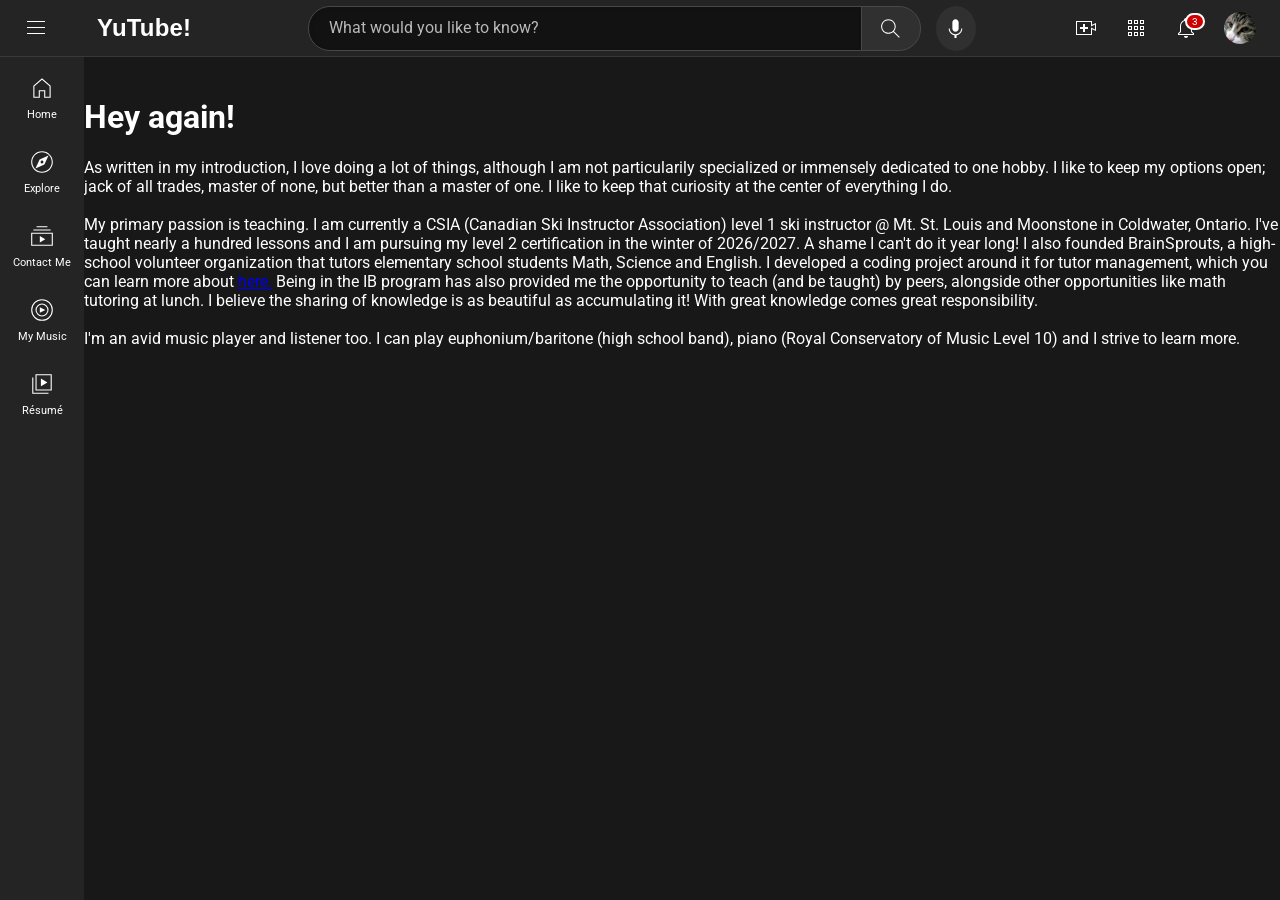
<file: portfolio/aboutme.html>
<!DOCTYPE html>
<html lang="en">
    <head>
        <meta charset="UTF-8">
        <meta name="viewport" content="width=device-width, initial-scale=1.0">
        <title>About Me | Andy Yu</title>
        <link rel="preconnect" href="https://fonts.googleapis.com">
        <link rel="preconnect" href="https://fonts.gstatic.com" crossorigin>
        <link href="https://fonts.googleapis.com/css2?family=Roboto:wght@400;500;700&display=swap" rel="stylesheet">
        <link rel="stylesheet" href="style.css">
        <script src="js/dropdown.js" defer></script>
        <script src="js/icon-inversion.js" defer></script>
        <script src="js/voicetotext.js" defer></script>
    </head>
    <body>
        <header class="header">
            <div class="left-section">
                <img class="hamburger" src="icons/hamburger-menu.svg" alt="Menu">
                <span class="logo-wordmark">YuTube!</span>
            </div>

            <div class="middle-section">
                <div class="search-menu">
                    <input class="search-bar" type="text" placeholder="What would you like to know?" aria-label="Open video menu">
                    <button class="search-button tooltip-container" aria-label="Open video menu">
                        <img class="search-icon" src="icons/search.svg" alt="">
                        <span class="tooltip">Videos</span>
                    </button>
                    <div class="search-dropdown">
                        <a href="contact-me.html">Option 1</a>
                        <a href="project-1.html">Option 2</a>
                        <a href="project-2.html">Option 3</a>
                        <a href="resume.html">Option 4</a>
                        <a href="my-music.html">Option 5</a>
                        <a href="project-3.html">Option 6</a>
                        <a href="process.html">Option 7</a>
                        <a href="experience.html">Option 8</a>
                        <p id="noresults">No results found! I'm not that advanced yet...</p>
                    </div>
                </div>
                <button class="voice-search-button tooltip-container" type="button" aria-label="Search with your voice" aria-pressed="false">
                    <img class="voice-search-icon" src="icons/voice-search-icon.svg" alt="">
                    <span class="tooltip">Search with your voice</span>
                </button>
            </div>

            <div class="right-section">
                <div class="tooltip-container">
                    <img class="right-icon" src="icons/upload.svg" alt="Create">
                    <span class="tooltip">Create</span>
                </div>
                <div class="tooltip-container">
                    <img class="right-icon" src="icons/youtube-apps.svg" alt="YouTube apps">
                    <span class="tooltip">YouTube apps</span>
                </div>
                <div class="tooltip-container">
                    <img class="right-icon" src="icons/notifications.svg" alt="Notifications">
                    <div class="notification-count">3</div>
                    <span class="tooltip">Notifications</span>
                </div>
                <img class="user-profile" src="profiles/channel-user.jpeg" alt="User profile">
            </div>
        </header>

        <aside class="sidebar">
            <a href="home.html">
                <img class="sidebar-icon" src="icons/home.svg" alt="">
                <p>Home</p>
            </a>
            <a href="explore.html">
                <img class="sidebar-icon" src="icons/explore.svg" alt="">
                <p>Explore</p>
            </a>
            <a href="contact-me.html">
                <img class="sidebar-icon" src="icons/subscriptions.svg" alt="">
                <p>Contact Me</p>
            </a>
            <a href="my-music.html">
                <img class="sidebar-icon" src="icons/youtube-music.svg" alt="">
                <p>My Music</p>
            </a>
            <a href="resume.html">
                <img class="sidebar-icon" src="icons/library.svg" alt="">
                <p>R&eacute;sum&eacute;</p>
            </a>
        </aside>

        <main aria-label="About me">
            <h1>Hey again!</h1>
            <p>
                As written in my introduction, I love doing a lot of things, although I am not particularily specialized or immensely dedicated 
                to one hobby. I like to keep my options open; jack of all trades, master of none, but better than a master of one.
                I like to keep that curiosity at the center of everything I do.
            </p>
            <p>
                <br>
                My primary passion is teaching. I am currently a CSIA (Canadian Ski Instructor Association) level 1 ski instructor @ Mt. St. Louis and Moonstone in Coldwater, Ontario.
                I've taught nearly a hundred lessons and I am pursuing my level 2 certification in the winter of 2026/2027. A shame I can't do it year long!
                I also founded BrainSprouts, a high-school volunteer organization that tutors elementary school students Math, Science and English. I developed a coding project around
                it for tutor management, which you can learn more about <a href="project-1.html">here.</a>
                Being in the IB program has also provided me the opportunity to teach (and be taught) by peers, alongside other opportunities like math tutoring at lunch. I believe the
                sharing of knowledge is as beautiful as accumulating it! With great knowledge comes great responsibility.
            </p>
            <p>
                <br>
                I'm an avid music player and listener too. I can play euphonium/baritone (high school band), piano (Royal Conservatory of Music Level 10) and I strive to learn more.
            </p>
        </main>
    </body>
</html>
</file>
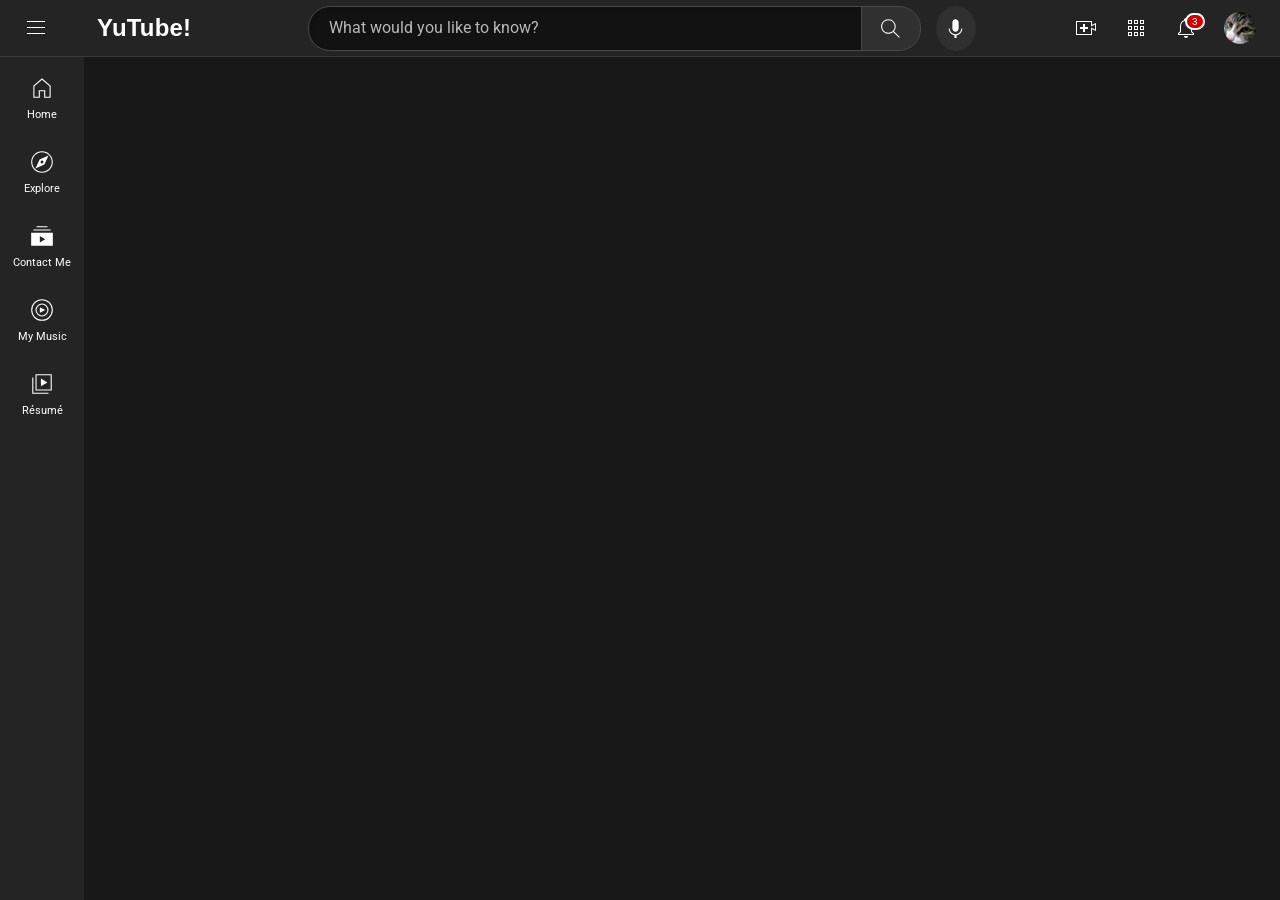
<file: portfolio/contact-me.html>
<!DOCTYPE html>
<html lang="en">
    <head>
        <meta charset="UTF-8">
        <meta name="viewport" content="width=device-width, initial-scale=1.0">
        <title>Contact Me | Andy Yu</title>
        <link rel="preconnect" href="https://fonts.googleapis.com">
        <link rel="preconnect" href="https://fonts.gstatic.com" crossorigin>
        <link href="https://fonts.googleapis.com/css2?family=Roboto:wght@400;500;700&display=swap" rel="stylesheet">
        <link rel="stylesheet" href="style.css">
        <script src="js/dropdown.js" defer></script>
        <script src="js/icon-inversion.js" defer></script>
        <script src="js/voicetotext.js" defer></script>
    </head>
    <body>
        <header class="header">
            <div class="left-section">
                <img class="hamburger" src="icons/hamburger-menu.svg" alt="Menu">
                <span class="logo-wordmark">YuTube!</span>
            </div>
            <div class="middle-section">
                <div class="search-menu">
                    <input class="search-bar" type="text" placeholder="What would you like to know?" aria-label="Open video menu">
                    <button class="search-button tooltip-container" aria-label="Open video menu">
                        <img class="search-icon" src="icons/search.svg" alt="">
                        <span class="tooltip">Videos</span>
                    </button>
                    <div class="search-dropdown">
                        <a href="contact-me.html">Option 1</a>
                        <a href="project-1.html">Option 2</a>
                        <a href="project-2.html">Option 3</a>
                        <a href="resume.html">Option 4</a>
                        <a href="my-music.html">Option 5</a>
                        <a href="project-3.html">Option 6</a>
                        <a href="process.html">Option 7</a>
                        <a href="experience.html">Option 8</a>
                        <p id="noresults">No results found! I'm not that advanced yet...</p>
                    </div>
                </div>
                <button class="voice-search-button tooltip-container" type="button" aria-label="Search with your voice" aria-pressed="false">
                    <img class="voice-search-icon" src="icons/voice-search-icon.svg" alt="">
                    <span class="tooltip">Search with your voice</span>
                </button>
            </div>
            <div class="right-section">
                <div class="tooltip-container"><img class="right-icon" src="icons/upload.svg" alt="Create"><span class="tooltip">Create</span></div>
                <div class="tooltip-container"><img class="right-icon" src="icons/youtube-apps.svg" alt="YouTube apps"><span class="tooltip">YouTube apps</span></div>
                <div class="tooltip-container"><img class="right-icon" src="icons/notifications.svg" alt="Notifications"><div class="notification-count">3</div><span class="tooltip">Notifications</span></div>
                <img class="user-profile" src="profiles/channel-user.jpeg" alt="User profile">
            </div>
        </header>
        <aside class="sidebar">
            <a href="home.html"><img class="sidebar-icon" src="icons/home.svg" alt=""><p>Home</p></a>
            <a href="explore.html"><img class="sidebar-icon" src="icons/explore.svg" alt=""><p>Explore</p></a>
            <a href="contact-me.html"><img class="sidebar-icon" src="icons/subscriptions.svg" alt=""><p>Contact Me</p></a>
            <a href="my-music.html"><img class="sidebar-icon" src="icons/youtube-music.svg" alt=""><p>My Music</p></a>
            <a href="resume.html"><img class="sidebar-icon" src="icons/library.svg" alt=""><p>R&eacute;sum&eacute;</p></a>
        </aside>
        <main aria-label="Contact Me"></main>
    </body>
</html>
</file>
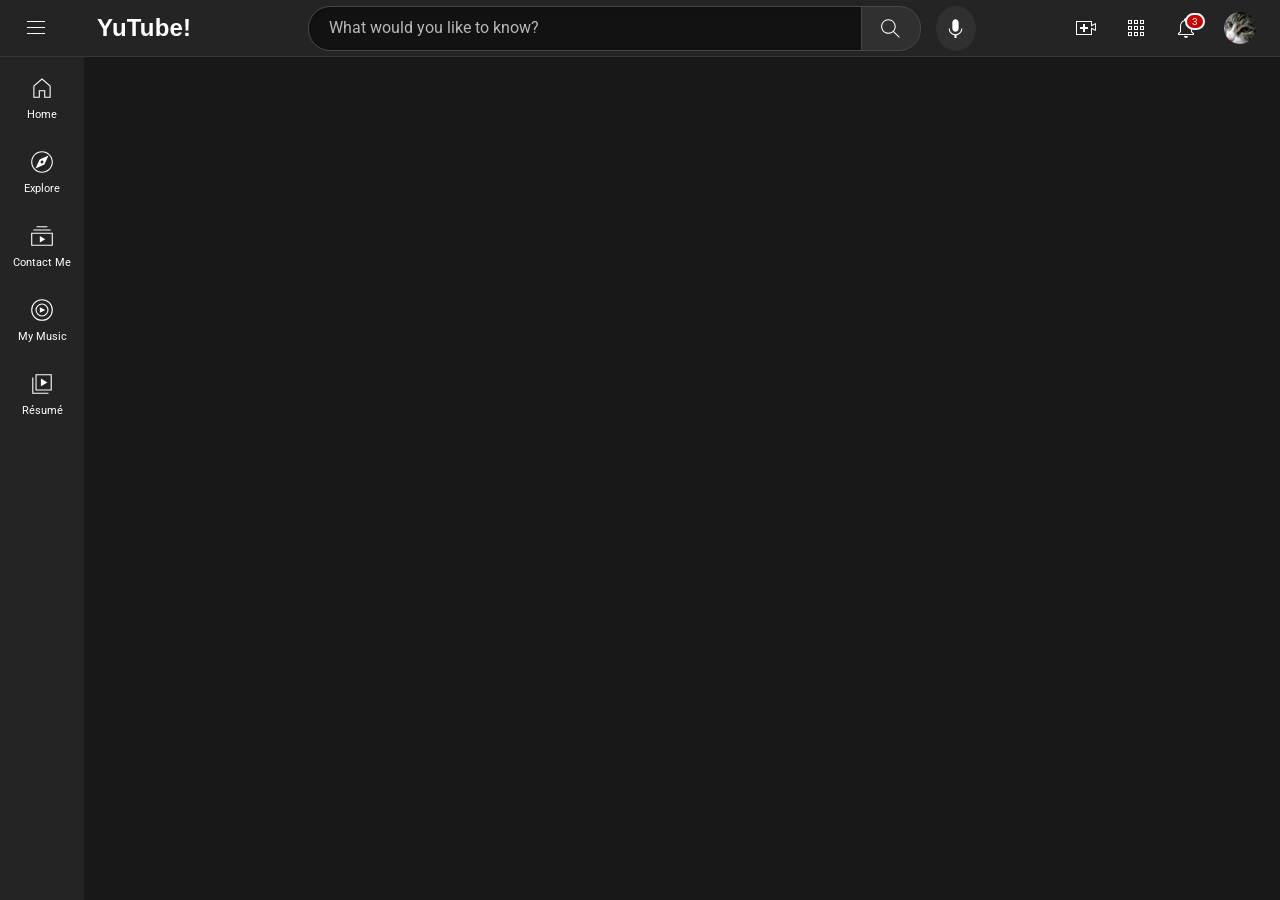
<file: portfolio/experience.html>
<!DOCTYPE html>
<html lang="en">
    <head>
        <meta charset="UTF-8">
        <meta name="viewport" content="width=device-width, initial-scale=1.0">
        <title>Experience | Andy Yu</title>
        <link rel="preconnect" href="https://fonts.googleapis.com">
        <link rel="preconnect" href="https://fonts.gstatic.com" crossorigin>
        <link href="https://fonts.googleapis.com/css2?family=Roboto:wght@400;500;700&display=swap" rel="stylesheet">
        <link rel="stylesheet" href="style.css">
        <script src="js/dropdown.js" defer></script>
        <script src="js/icon-inversion.js" defer></script>
        <script src="js/voicetotext.js" defer></script>
    </head>
    <body>
        <header class="header">
            <div class="left-section">
                <img class="hamburger" src="icons/hamburger-menu.svg" alt="Menu">
                <span class="logo-wordmark">YuTube!</span>
            </div>
            <div class="middle-section">
                <div class="search-menu">
                    <input class="search-bar" type="text" placeholder="What would you like to know?" aria-label="Open video menu">
                    <button class="search-button tooltip-container" aria-label="Open video menu">
                        <img class="search-icon" src="icons/search.svg" alt="">
                        <span class="tooltip">Videos</span>
                    </button>
                    <div class="search-dropdown">
                        <a href="contact-me.html">Option 1</a>
                        <a href="project-1.html">Option 2</a>
                        <a href="project-2.html">Option 3</a>
                        <a href="resume.html">Option 4</a>
                        <a href="my-music.html">Option 5</a>
                        <a href="project-3.html">Option 6</a>
                        <a href="process.html">Option 7</a>
                        <a href="experience.html">Option 8</a>
                        <p id="noresults">No results found! I'm not that advanced yet...</p>
                    </div>
                </div>
                <button class="voice-search-button tooltip-container" type="button" aria-label="Search with your voice" aria-pressed="false">
                    <img class="voice-search-icon" src="icons/voice-search-icon.svg" alt="">
                    <span class="tooltip">Search with your voice</span>
                </button>
            </div>
            <div class="right-section">
                <div class="tooltip-container"><img class="right-icon" src="icons/upload.svg" alt="Create"><span class="tooltip">Create</span></div>
                <div class="tooltip-container"><img class="right-icon" src="icons/youtube-apps.svg" alt="YouTube apps"><span class="tooltip">YouTube apps</span></div>
                <div class="tooltip-container"><img class="right-icon" src="icons/notifications.svg" alt="Notifications"><div class="notification-count">3</div><span class="tooltip">Notifications</span></div>
                <img class="user-profile" src="profiles/channel-user.jpeg" alt="User profile">
            </div>
        </header>
        <aside class="sidebar">
            <a href="home.html"><img class="sidebar-icon" src="icons/home.svg" alt=""><p>Home</p></a>
            <a href="explore.html"><img class="sidebar-icon" src="icons/explore.svg" alt=""><p>Explore</p></a>
            <a href="contact-me.html"><img class="sidebar-icon" src="icons/subscriptions.svg" alt=""><p>Contact Me</p></a>
            <a href="my-music.html"><img class="sidebar-icon" src="icons/youtube-music.svg" alt=""><p>My Music</p></a>
            <a href="resume.html"><img class="sidebar-icon" src="icons/library.svg" alt=""><p>R&eacute;sum&eacute;</p></a>
        </aside>
        <main aria-label="Experience"></main>
    </body>
</html>
</file>
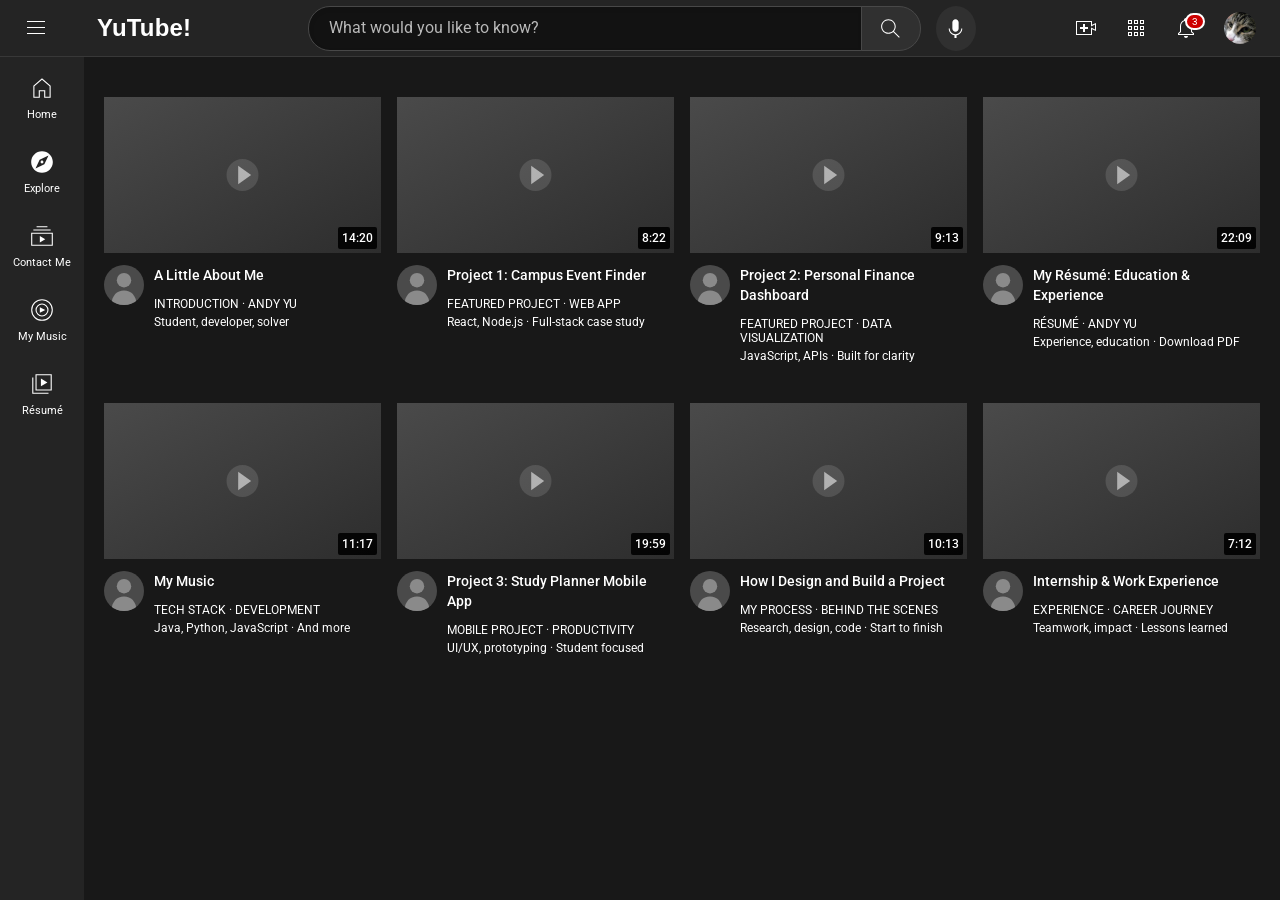
<file: portfolio/explore.html>
<!DOCTYPE html>
<html>
    <head>
        <meta name="viewport" content="width=device-width, initial-scale=1.0">
        <title>Explore | Andy Yu</title>
        <link rel="preconnect" href="https://fonts.googleapis.com">
        <link rel="preconnect" href="https://fonts.gstatic.com" crossorigin>
        <link href="https://fonts.googleapis.com/css2?family=Roboto:wght@400;500;700&display=swap" rel="stylesheet">
        <link rel="stylesheet" href="style.css">
        <script src="js/dropdown.js" defer></script>
        <script src="js/icon-inversion.js" defer></script>
        <script src="js/voicetotext.js" defer></script>
    </head>
    <body>
        <div class="header">
            <div class="left-section">
                <img class="hamburger" src="icons/hamburger-menu.svg">
                <span class="logo-wordmark">YuTube!</span>
            </div>
            <div class="middle-section">
                <div class="search-menu">
                    <input class="search-bar" type="text" placeholder="What would you like to know?" aria-label="Open video menu">
                    <button class="search-button tooltip-container" aria-label="Open video menu">
                        <img class="search-icon" src="icons/search.svg">
                        <div class="tooltip">Videos</div>
                    </button>
                    <div class="search-dropdown">
                        <a href="contact-me.html">Option 1</a>
                        <a href="project-1.html">Option 2</a>
                        <a href="project-2.html">Option 3</a>
                        <a href="resume.html">Option 4</a>
                        <a href="my-music.html">Option 5</a>
                        <a href="project-3.html">Option 6</a>
                        <a href="process.html">Option 7</a>
                        <a href="experience.html">Option 8</a>
                        <p id="noresults">No results found! I'm not that advanced yet...</p>
                    </div>
                </div>
                <button class="voice-search-button tooltip-container" type="button" aria-label="Search with your voice" aria-pressed="false">
                    <img class="voice-search-icon" src="icons/voice-search-icon.svg">
                    <div class="tooltip">Search with your voice</div>
                </button>
            </div>
            <div class="right-section">
                <div class="tooltip-container">
                    <img class="right-icon" src="icons/upload.svg" alt="Create">
                    <div class="tooltip">Create</div>
                </div>
                <div class="tooltip-container">
                    <img class="right-icon" src="icons/youtube-apps.svg" alt="YouTube apps">
                    <div class="tooltip">YouTube apps</div>
                </div>
                <div class="tooltip-container">
                    <img class="right-icon" src="icons/notifications.svg" alt="Notifications">
                    <div class="notification-count">3</div>
                    <div class="tooltip">Notifications</div>
                </div>
                <img class="user-profile" src="profiles/channel-user.jpeg" alt="User profile">
            </div>
        </div>
        <div class="sidebar">
            <a href="home.html">
                <img class="sidebar-icon" src="icons/home.svg">
                <p>Home</p>
            </a>
            <a href="explore.html">
                <img class="sidebar-icon" src="icons/explore.svg">
                <p>Explore</p>
            </a>
            <a href="contact-me.html">
                <img class="sidebar-icon" src="icons/subscriptions.svg">
                <p>Contact Me</p>
            </a>
            <a href="my-music.html">
                <img class="sidebar-icon" src="icons/youtube-music.svg">
                <p>My Music</p>
            </a>
            <a href="resume.html">
                <img class="sidebar-icon" src="icons/library.svg">
                <p>R&eacute;sum&eacute;</p>
            </a>
        </div>
        <div class="video-grid">
            <a class="video-link" href="aboutme.html">
                <div>
                    <div class="thumbnail-row">
                        <img class="thumbnail" src="thumbnails/thumbnail-placeholder.svg" alt="Neutral video thumbnail">
                        <div class="video-time">14:20</div>
                    </div>
                    <div class="video-info-grid">
                        <div>
                            <img class="profilepic" src="profiles/channel-placeholder.svg" alt="Neutral channel profile">
                        </div>
                        <div>
                            <p class="video-title">A Little About Me</p>
                            <p class="video-author">INTRODUCTION &middot; ANDY YU</p>
                            <p class="video-stats">Student, developer, solver</p>
                        </div>
                    </div>
                </div>
            </a>
            <a class="video-link" href="project-1.html">
            <div>
                <div class="thumbnail-row">
                    <img class="thumbnail" src="thumbnails/thumbnail-placeholder.svg" alt="Neutral video thumbnail">
                    <div class="video-time">8:22</div>
                </div>
                <div class="video-info-grid">
                    <div>
                        <img class="profilepic" src="profiles/channel-placeholder.svg" alt="Neutral channel profile">
                    </div>
                    <div>
                        <p class="video-title">Project 1: Campus Event Finder</p>
                        <p class="video-author">FEATURED PROJECT &middot; WEB APP</p>
                        <p class="video-stats">React, Node.js &middot; Full-stack case study</p>
                    </div>
                </div>
            </div>
            </a>
            <a class="video-link" href="project-2.html">
            <div>
                <div class="thumbnail-row">
                    <img class="thumbnail" src="thumbnails/thumbnail-placeholder.svg" alt="Neutral video thumbnail">
                    <div class="video-time">9:13</div>
                </div>
                <div class="video-info-grid">
                    <div>
                        <img class="profilepic" src="profiles/channel-placeholder.svg" alt="Neutral channel profile">
                    </div>
                    <div>
                        <p class="video-title">Project 2: Personal Finance Dashboard</p>
                        <p class="video-author">FEATURED PROJECT &middot; DATA VISUALIZATION</p>
                        <p class="video-stats">JavaScript, APIs &middot; Built for clarity</p>
                    </div>
                </div>
            </div>
            </a>
            <a class="video-link" href="resume.html">
            <div>
                <div class="thumbnail-row">
                    <img class="thumbnail" src="thumbnails/thumbnail-placeholder.svg" alt="Neutral video thumbnail">
                    <div class="video-time">22:09</div>
                </div>
                <div class="video-info-grid">
                    <div>
                        <img class="profilepic" src="profiles/channel-placeholder.svg" alt="Neutral channel profile">
                    </div>
                    <div>
                        <p class="video-title">My R&eacute;sum&eacute;: Education &amp; Experience</p>
                        <p class="video-author">R&Eacute;SUM&Eacute; &middot; ANDY YU</p>
                        <p class="video-stats">Experience, education &middot; Download PDF</p>
                    </div>
                </div>
            </div>
            </a>
            <a class="video-link" href="my-music.html">
            <div>
                <div class="thumbnail-row">
                    <img class="thumbnail" src="thumbnails/thumbnail-placeholder.svg" alt="Neutral video thumbnail">
                    <div class="video-time">11:17</div>
                </div>
                <div class="video-info-grid">
                    <div>
                        <img class="profilepic" src="profiles/channel-placeholder.svg" alt="Neutral channel profile">
                    </div>
                    <div>
                        <p class="video-title">My Music</p>
                        <p class="video-author">TECH STACK &middot; DEVELOPMENT</p>
                        <p class="video-stats">Java, Python, JavaScript &middot; And more</p>
                    </div>
                </div>
            </div>
            </a>
            <a class="video-link" href="project-3.html">
            <div>
                <div class="thumbnail-row">
                    <img class="thumbnail" src="thumbnails/thumbnail-placeholder.svg" alt="Neutral video thumbnail">
                    <div class="video-time">19:59</div>
                </div>
                <div class="video-info-grid">
                    <div>
                        <img class="profilepic" src="profiles/channel-placeholder.svg" alt="Neutral channel profile">
                    </div>
                    <div>
                        <p class="video-title">Project 3: Study Planner Mobile App</p>
                        <p class="video-author">MOBILE PROJECT &middot; PRODUCTIVITY</p>
                        <p class="video-stats">UI/UX, prototyping &middot; Student focused</p>
                    </div>
                </div>
            </div>
            </a>
            <a class="video-link" href="process.html">
            <div>
                <div class="thumbnail-row">
                    <img class="thumbnail" src="thumbnails/thumbnail-placeholder.svg" alt="Neutral video thumbnail">
                    <div class="video-time">10:13</div>
                </div>
                <div class="video-info-grid">
                    <div>
                        <img class="profilepic" src="profiles/channel-placeholder.svg" alt="Neutral channel profile">
                    </div>
                    <div>
                        <p class="video-title">How I Design and Build a Project</p>
                        <p class="video-author">MY PROCESS &middot; BEHIND THE SCENES</p>
                        <p class="video-stats">Research, design, code &middot; Start to finish</p>
                    </div>
                </div>
            </div>
            </a>
            <a class="video-link" href="experience.html">
            <div>
                <div class="thumbnail-row">
                    <img class="thumbnail" src="thumbnails/thumbnail-placeholder.svg" alt="Neutral video thumbnail">
                    <div class="video-time">7:12</div>
                </div>
                <div class="video-info-grid">
                    <div>
                        <img class="profilepic" src="profiles/channel-placeholder.svg" alt="Neutral channel profile">
                    </div>
                    <div>
                        <p class="video-title">Internship &amp; Work Experience</p>
                        <p class="video-author">EXPERIENCE &middot; CAREER JOURNEY</p>
                        <p class="video-stats">Teamwork, impact &middot; Lessons learned</p>
                    </div>
                </div>
            </div>
            </a>
        </div>
    </body>
</html>
</file>
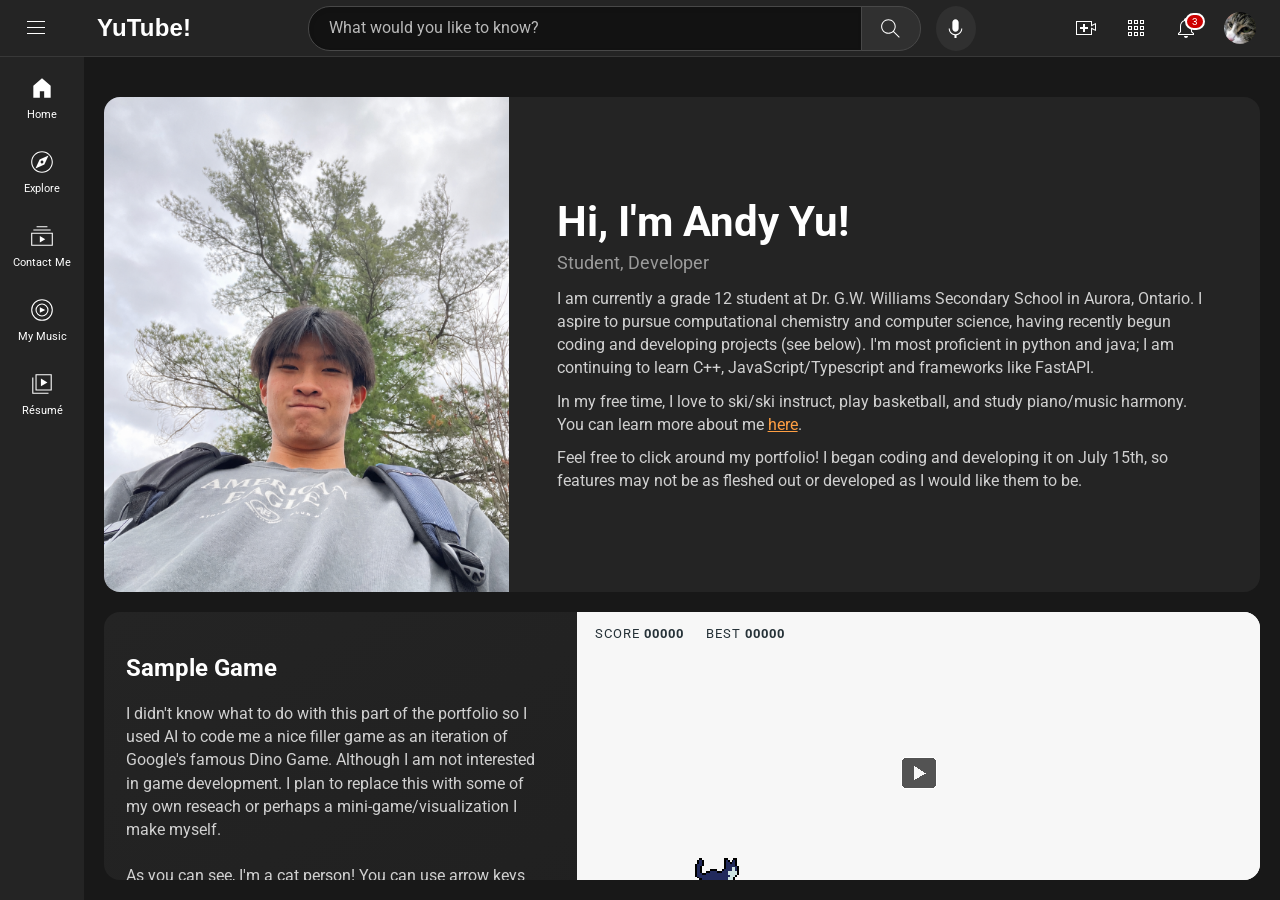
<file: portfolio/home.html>
<!DOCTYPE html>
<html>
    <head>
        <meta name="viewport" content="width=device-width, initial-scale=1.0">
        <title>Page 1</title>
        <link rel="preconnect" href="https://fonts.googleapis.com">
        <link rel="preconnect" href="https://fonts.gstatic.com" crossorigin>
        <link href="https://fonts.googleapis.com/css2?family=Roboto:wght@400;500;700&display=swap" rel="stylesheet">
        <link rel="stylesheet" href="style.css">
        <script src="js/dropdown.js" defer></script>
        <script src="js/icon-inversion.js" defer></script>
        <script src="js/voicetotext.js" defer></script>
    </head>
    <body class="home-page">
        <div class="header">
            <div class="left-section">
                <img class="hamburger" src="icons/hamburger-menu.svg">
                <span class="logo-wordmark">YuTube!</span>
            </div>
            <div class="middle-section">
                <div class="search-menu">
                    <input class="search-bar" type="text" placeholder="What would you like to know?" aria-label="Open video menu">
                    <button class="search-button tooltip-container" aria-label="Open video menu">
                        <img class="search-icon" src="icons/search.svg">
                        <div class="tooltip">Videos</div>
                    </button>
                    <div class="search-dropdown">
                        <a href="contact-me.html">Option 1</a>
                        <a href="project-1.html">Option 2</a>
                        <a href="project-2.html">Option 3</a>
                        <a href="resume.html">Option 4</a>
                        <a href="my-music.html">Option 5</a>
                        <a href="project-3.html">Option 6</a>
                        <a href="process.html">Option 7</a>
                        <a href="experience.html">Option 8</a>
                        <p id="noresults">No results found! I'm not that advanced yet...</p>
                    </div>
                </div>
                <button class="voice-search-button tooltip-container" type="button" aria-label="Search with your voice" aria-pressed="false">
                    <img class="voice-search-icon" src="icons/voice-search-icon.svg">
                    <div class="tooltip">Search with your voice</div>
                </button>
            </div>
            <div class="right-section">
                <div class="tooltip-container">
                    <img class="right-icon" src="icons/upload.svg" alt="Create">
                    <div class="tooltip">Create</div>
                </div>
                <div class="tooltip-container">
                    <img class="right-icon" src="icons/youtube-apps.svg" alt="YouTube apps">
                    <div class="tooltip">YouTube apps</div>
                </div>
                <div class="tooltip-container">
                    <img class="right-icon" src="icons/notifications.svg" alt="Notifications">
                    <div class="notification-count">3</div>
                    <div class="tooltip">Notifications</div>
                </div>
                <img class="user-profile" src="profiles/channel-user.jpeg" alt="User profile">
            </div>
        </div>
        <div class="sidebar">
            <a href="home.html">
                <img class="sidebar-icon" src="icons/home.svg">
                <p>Home</p>
            </a>
            <a href="explore.html">
                <img class="sidebar-icon" src="icons/explore.svg">
                <p>Explore</p>
            </a>
            <a href="contact-me.html">
                <img class="sidebar-icon" src="icons/subscriptions.svg">
                <p>Contact Me</p>
            </a>
            <a href="my-music.html">
                <img class="sidebar-icon" src="icons/youtube-music.svg">
                <p>My Music</p>
            </a>
            <a href="resume.html">
                <img class="sidebar-icon" src="icons/library.svg">
                <p>R&eacute;sum&eacute;</p>
            </a>
        </div>
        <main class="home-content">
            <section class="intro-banner">
                <div class="intro-photo">
                    <img src="images/me.png" alt="Andy Yu outdoors">
                </div>
                <div class="intro-copy">
                    <h2>Hi, I'm Andy Yu!</h2>
                    <h3>Student, Developer</h3>
                    <p>I am currently a grade 12 student at Dr. G.W. Williams Secondary School in Aurora, Ontario. I aspire to pursue computational chemistry and computer science, having recently begun coding and developing projects (see below). I'm most proficient in python and java; I am continuing to learn C++, JavaScript/Typescript and frameworks like FastAPI.</p>
                    <p>In my free time, I love to ski/ski instruct, play basketball, and study piano/music harmony. You can learn more about me <a href="explore.html">here</a>.</p>
                    <p>
                        Feel free to click around my portfolio! I began coding and developing it on July 15th, so features may not be as fleshed out or developed as I would like them to be. 
                    </p>
                </div>
            </section>
            <section class="cat-game-section">
                <div class="game-copy">
                    <h2>Sample Game</h2>
                    <p>I didn't know what to do with this part of the portfolio so I used AI to code me a nice filler game as an iteration of Google's famous Dino Game. Although I am not 
                        interested in game development. I plan to replace this with some of my own reseach or perhaps a mini-game/visualization I make myself.
                    </p>
                    <p>
                        <br>
                        As you can see, I'm a cat person! You can use arrow keys (up/down) or W/A to jump and crouch respectively.
                    </p>
                </div>
                <div class="game-shell">
                    <div class="game-stats" aria-live="polite"><span>Score <strong id="game-score">00000</strong></span><span>Best <strong id="game-best">00000</strong></span></div>
                    <canvas id="cat-game" width="1080" height="320" aria-label="Cat runner game"></canvas>
                    <div id="game-message" class="game-message">
                        <img id="game-panel-label" class="game-panel-label hidden" src="game-assets/dino/game-over.png" alt="">
                        <button id="game-action-button" class="game-action-button" type="button" aria-label="Play game">
                            <img id="game-action-icon" src="game-assets/dino/play.png" alt="">
                        </button>
                    </div>
                    <div class="game-controls"><button id="jump-button" type="button">Jump</button><button id="duck-button" type="button">Crouch</button></div>
                </div>
            </section>
        </main>
        <script src="js/cat-game.js"></script>
    </body>
</html>
</file>
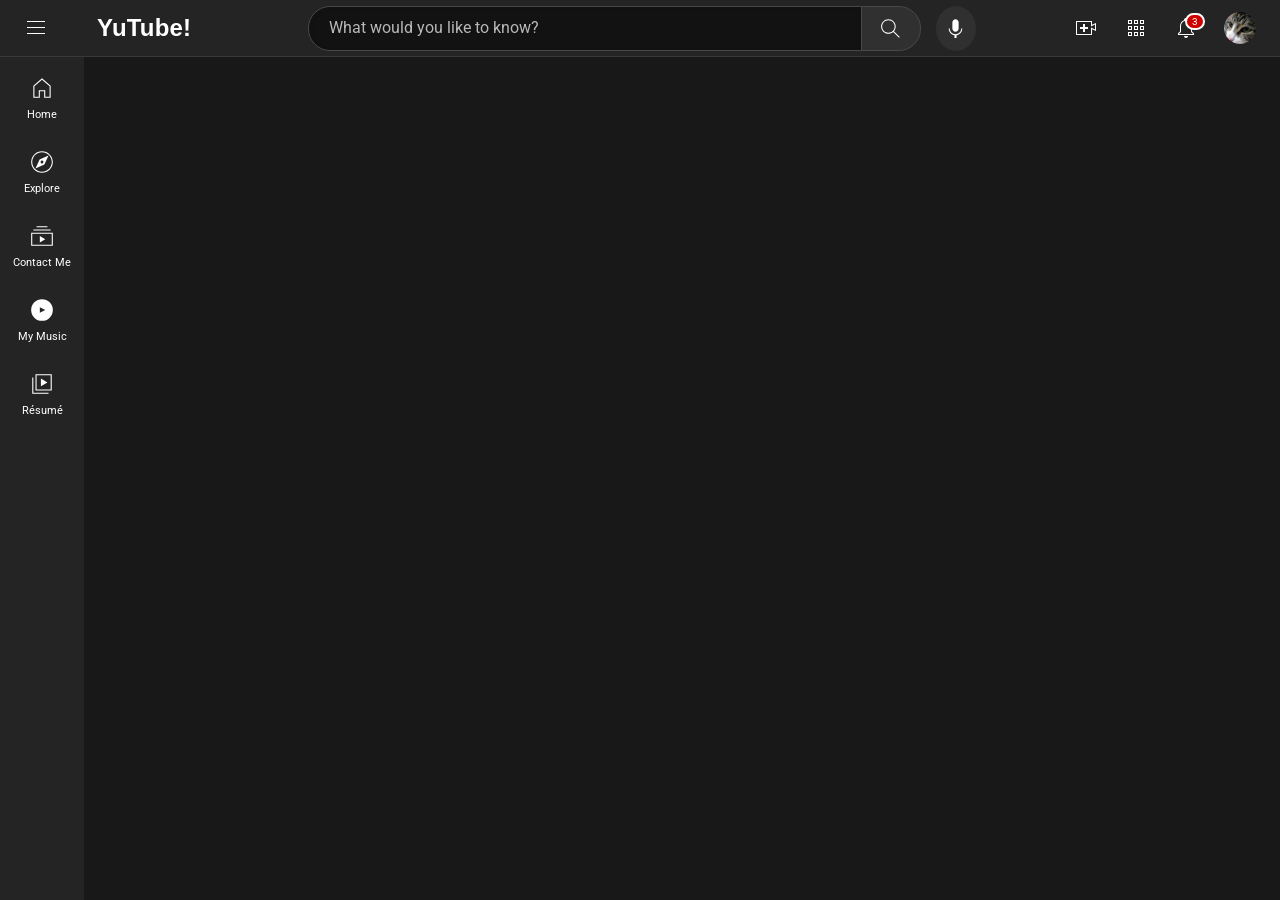
<file: portfolio/my-music.html>
<!DOCTYPE html>
<html lang="en">
    <head>
        <meta charset="UTF-8">
        <meta name="viewport" content="width=device-width, initial-scale=1.0">
        <title>My Music | Andy Yu</title>
        <link rel="preconnect" href="https://fonts.googleapis.com">
        <link rel="preconnect" href="https://fonts.gstatic.com" crossorigin>
        <link href="https://fonts.googleapis.com/css2?family=Roboto:wght@400;500;700&display=swap" rel="stylesheet">
        <link rel="stylesheet" href="style.css">
        <script src="js/dropdown.js" defer></script>
        <script src="js/icon-inversion.js" defer></script>
        <script src="js/voicetotext.js" defer></script>
    </head>
    <body>
        <header class="header">
            <div class="left-section">
                <img class="hamburger" src="icons/hamburger-menu.svg" alt="Menu">
                <span class="logo-wordmark">YuTube!</span>
            </div>
            <div class="middle-section">
                <div class="search-menu">
                    <input class="search-bar" type="text" placeholder="What would you like to know?" aria-label="Open video menu">
                    <button class="search-button tooltip-container" aria-label="Open video menu">
                        <img class="search-icon" src="icons/search.svg" alt="">
                        <span class="tooltip">Videos</span>
                    </button>
                    <div class="search-dropdown">
                        <a href="contact-me.html">Option 1</a>
                        <a href="project-1.html">Option 2</a>
                        <a href="project-2.html">Option 3</a>
                        <a href="resume.html">Option 4</a>
                        <a href="my-music.html">Option 5</a>
                        <a href="project-3.html">Option 6</a>
                        <a href="process.html">Option 7</a>
                        <a href="experience.html">Option 8</a>
                        <p id="noresults">No results found! I'm not that advanced yet...</p>
                    </div>
                </div>
                <button class="voice-search-button tooltip-container" type="button" aria-label="Search with your voice" aria-pressed="false">
                    <img class="voice-search-icon" src="icons/voice-search-icon.svg" alt="">
                    <span class="tooltip">Search with your voice</span>
                </button>
            </div>
            <div class="right-section">
                <div class="tooltip-container"><img class="right-icon" src="icons/upload.svg" alt="Create"><span class="tooltip">Create</span></div>
                <div class="tooltip-container"><img class="right-icon" src="icons/youtube-apps.svg" alt="YouTube apps"><span class="tooltip">YouTube apps</span></div>
                <div class="tooltip-container"><img class="right-icon" src="icons/notifications.svg" alt="Notifications"><div class="notification-count">3</div><span class="tooltip">Notifications</span></div>
                <img class="user-profile" src="profiles/channel-user.jpeg" alt="User profile">
            </div>
        </header>
        <aside class="sidebar">
            <a href="home.html"><img class="sidebar-icon" src="icons/home.svg" alt=""><p>Home</p></a>
            <a href="explore.html"><img class="sidebar-icon" src="icons/explore.svg" alt=""><p>Explore</p></a>
            <a href="contact-me.html"><img class="sidebar-icon" src="icons/subscriptions.svg" alt=""><p>Contact Me</p></a>
            <a href="my-music.html"><img class="sidebar-icon" src="icons/youtube-music.svg" alt=""><p>My Music</p></a>
            <a href="resume.html"><img class="sidebar-icon" src="icons/library.svg" alt=""><p>R&eacute;sum&eacute;</p></a>
        </aside>
        <main aria-label="My Music"></main>
    </body>
</html>
</file>
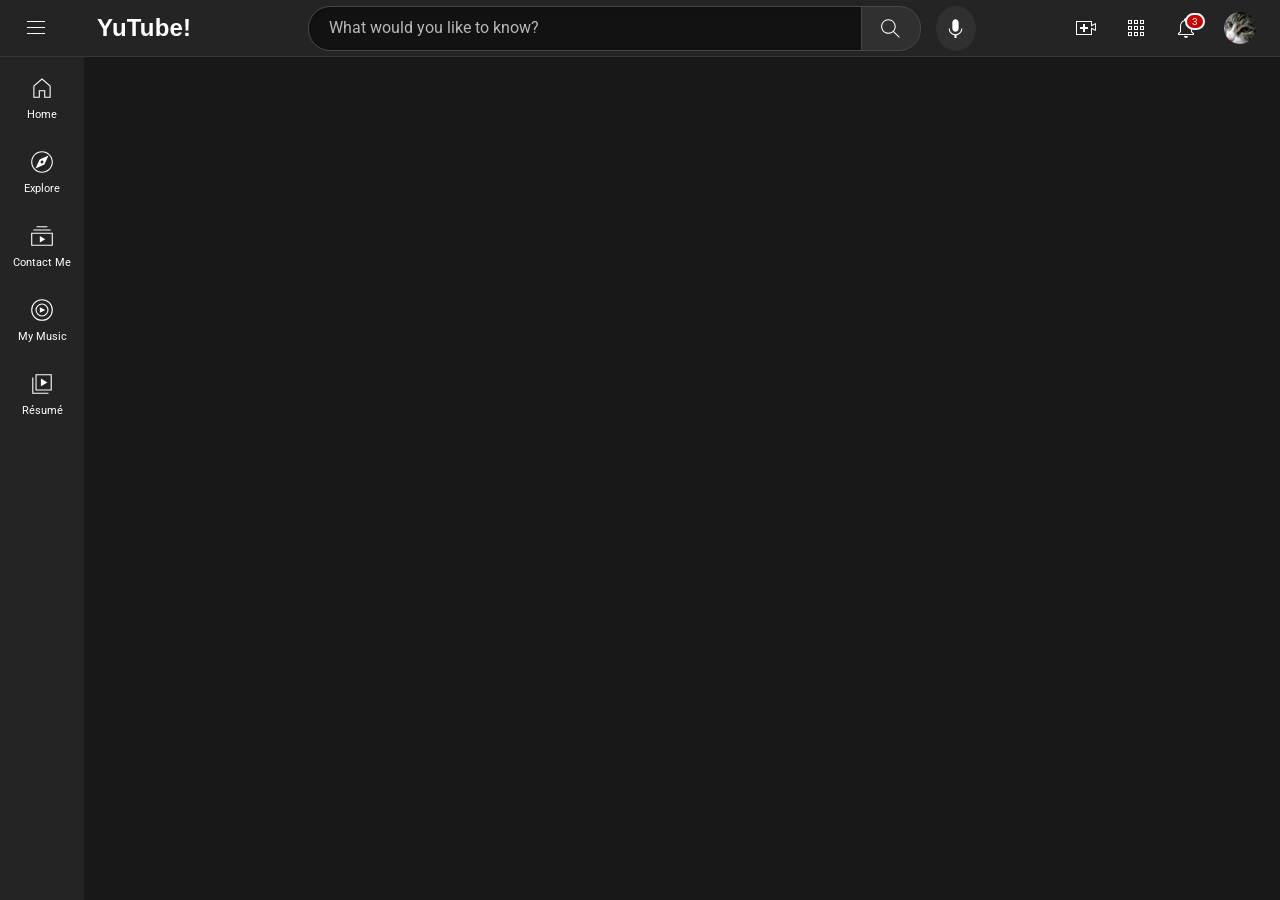
<file: portfolio/process.html>
<!DOCTYPE html>
<html lang="en">
    <head>
        <meta charset="UTF-8">
        <meta name="viewport" content="width=device-width, initial-scale=1.0">
        <title>Project Process | Andy Yu</title>
        <link rel="preconnect" href="https://fonts.googleapis.com">
        <link rel="preconnect" href="https://fonts.gstatic.com" crossorigin>
        <link href="https://fonts.googleapis.com/css2?family=Roboto:wght@400;500;700&display=swap" rel="stylesheet">
        <link rel="stylesheet" href="style.css">
        <script src="js/dropdown.js" defer></script>
        <script src="js/icon-inversion.js" defer></script>
        <script src="js/voicetotext.js" defer></script>
    </head>
    <body>
        <header class="header">
            <div class="left-section">
                <img class="hamburger" src="icons/hamburger-menu.svg" alt="Menu">
                <span class="logo-wordmark">YuTube!</span>
            </div>
            <div class="middle-section">
                <div class="search-menu">
                    <input class="search-bar" type="text" placeholder="What would you like to know?" aria-label="Open video menu">
                    <button class="search-button tooltip-container" aria-label="Open video menu">
                        <img class="search-icon" src="icons/search.svg" alt="">
                        <span class="tooltip">Videos</span>
                    </button>
                    <div class="search-dropdown">
                        <a href="contact-me.html">Option 1</a>
                        <a href="project-1.html">Option 2</a>
                        <a href="project-2.html">Option 3</a>
                        <a href="resume.html">Option 4</a>
                        <a href="my-music.html">Option 5</a>
                        <a href="project-3.html">Option 6</a>
                        <a href="process.html">Option 7</a>
                        <a href="experience.html">Option 8</a>
                        <p id="noresults">No results found! I'm not that advanced yet...</p>
                    </div>
                </div>
                <button class="voice-search-button tooltip-container" type="button" aria-label="Search with your voice" aria-pressed="false">
                    <img class="voice-search-icon" src="icons/voice-search-icon.svg" alt="">
                    <span class="tooltip">Search with your voice</span>
                </button>
            </div>
            <div class="right-section">
                <div class="tooltip-container"><img class="right-icon" src="icons/upload.svg" alt="Create"><span class="tooltip">Create</span></div>
                <div class="tooltip-container"><img class="right-icon" src="icons/youtube-apps.svg" alt="YouTube apps"><span class="tooltip">YouTube apps</span></div>
                <div class="tooltip-container"><img class="right-icon" src="icons/notifications.svg" alt="Notifications"><div class="notification-count">3</div><span class="tooltip">Notifications</span></div>
                <img class="user-profile" src="profiles/channel-user.jpeg" alt="User profile">
            </div>
        </header>
        <aside class="sidebar">
            <a href="home.html"><img class="sidebar-icon" src="icons/home.svg" alt=""><p>Home</p></a>
            <a href="explore.html"><img class="sidebar-icon" src="icons/explore.svg" alt=""><p>Explore</p></a>
            <a href="contact-me.html"><img class="sidebar-icon" src="icons/subscriptions.svg" alt=""><p>Contact Me</p></a>
            <a href="my-music.html"><img class="sidebar-icon" src="icons/youtube-music.svg" alt=""><p>My Music</p></a>
            <a href="resume.html"><img class="sidebar-icon" src="icons/library.svg" alt=""><p>R&eacute;sum&eacute;</p></a>
        </aside>
        <main aria-label="Project Process"></main>
    </body>
</html>
</file>
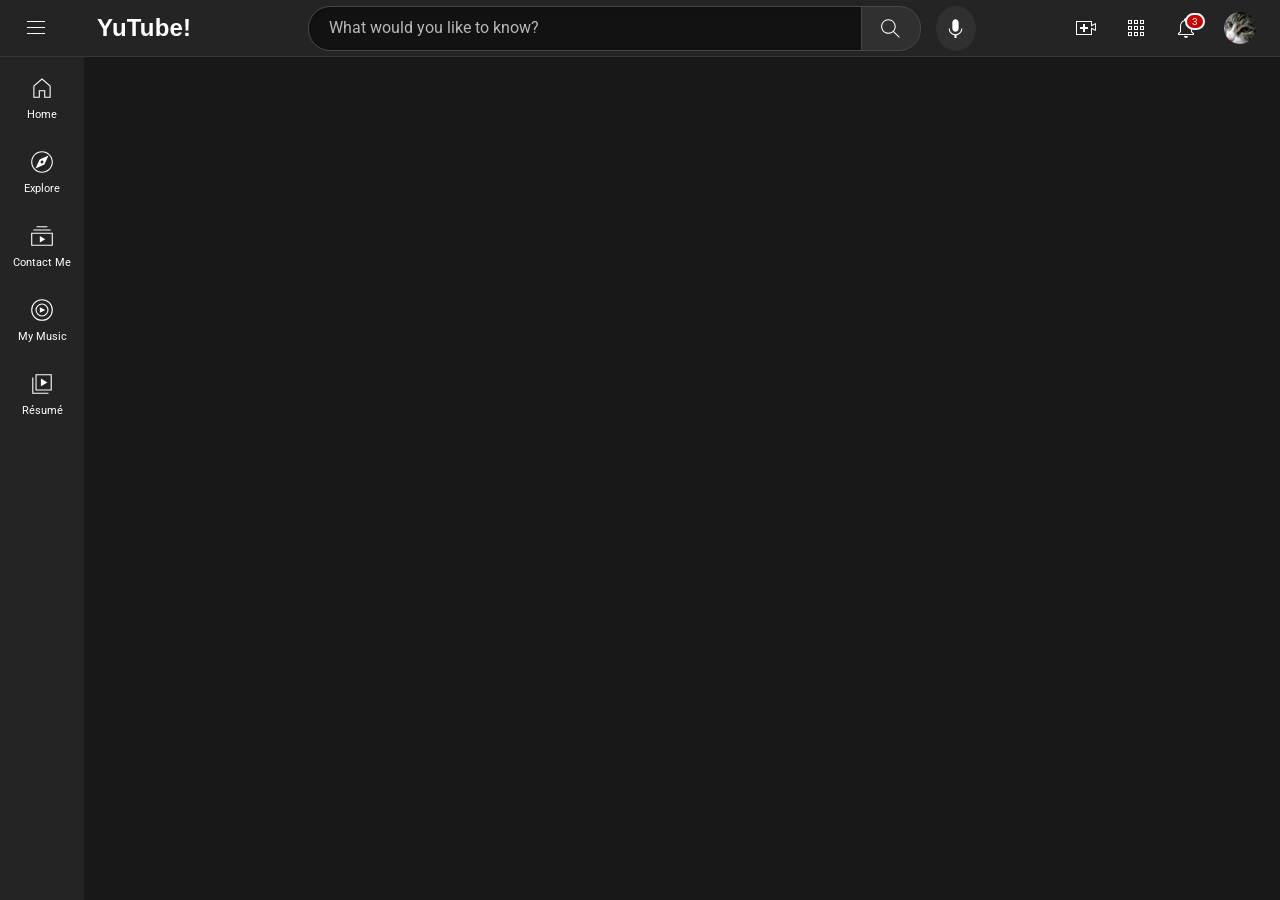
<file: portfolio/project-1.html>
<!DOCTYPE html>
<html lang="en">
    <head>
        <meta charset="UTF-8">
        <meta name="viewport" content="width=device-width, initial-scale=1.0">
        <title>Project 1 | Andy Yu</title>
        <link rel="preconnect" href="https://fonts.googleapis.com">
        <link rel="preconnect" href="https://fonts.gstatic.com" crossorigin>
        <link href="https://fonts.googleapis.com/css2?family=Roboto:wght@400;500;700&display=swap" rel="stylesheet">
        <link rel="stylesheet" href="style.css">
        <script src="js/dropdown.js" defer></script>
        <script src="js/icon-inversion.js" defer></script>
        <script src="js/voicetotext.js" defer></script>
    </head>
    <body>
        <header class="header">
            <div class="left-section">
                <img class="hamburger" src="icons/hamburger-menu.svg" alt="Menu">
                <span class="logo-wordmark">YuTube!</span>
            </div>
            <div class="middle-section">
                <div class="search-menu">
                    <input class="search-bar" type="text" placeholder="What would you like to know?" aria-label="Open video menu">
                    <button class="search-button tooltip-container" aria-label="Open video menu">
                        <img class="search-icon" src="icons/search.svg" alt="">
                        <span class="tooltip">Videos</span>
                    </button>
                    <div class="search-dropdown">
                        <a href="contact-me.html">Option 1</a>
                        <a href="project-1.html">Option 2</a>
                        <a href="project-2.html">Option 3</a>
                        <a href="resume.html">Option 4</a>
                        <a href="my-music.html">Option 5</a>
                        <a href="project-3.html">Option 6</a>
                        <a href="process.html">Option 7</a>
                        <a href="experience.html">Option 8</a>
                        <p id="noresults">No results found! I'm not that advanced yet...</p>
                    </div>
                </div>
                <button class="voice-search-button tooltip-container" type="button" aria-label="Search with your voice" aria-pressed="false">
                    <img class="voice-search-icon" src="icons/voice-search-icon.svg" alt="">
                    <span class="tooltip">Search with your voice</span>
                </button>
            </div>
            <div class="right-section">
                <div class="tooltip-container"><img class="right-icon" src="icons/upload.svg" alt="Create"><span class="tooltip">Create</span></div>
                <div class="tooltip-container"><img class="right-icon" src="icons/youtube-apps.svg" alt="YouTube apps"><span class="tooltip">YouTube apps</span></div>
                <div class="tooltip-container"><img class="right-icon" src="icons/notifications.svg" alt="Notifications"><div class="notification-count">3</div><span class="tooltip">Notifications</span></div>
                <img class="user-profile" src="profiles/channel-user.jpeg" alt="User profile">
            </div>
        </header>
        <aside class="sidebar">
            <a href="home.html"><img class="sidebar-icon" src="icons/home.svg" alt=""><p>Home</p></a>
            <a href="explore.html"><img class="sidebar-icon" src="icons/explore.svg" alt=""><p>Explore</p></a>
            <a href="contact-me.html"><img class="sidebar-icon" src="icons/subscriptions.svg" alt=""><p>Contact Me</p></a>
            <a href="my-music.html"><img class="sidebar-icon" src="icons/youtube-music.svg" alt=""><p>My Music</p></a>
            <a href="resume.html"><img class="sidebar-icon" src="icons/library.svg" alt=""><p>R&eacute;sum&eacute;</p></a>
        </aside>
        <main aria-label="Project 1"></main>
    </body>
</html>
</file>
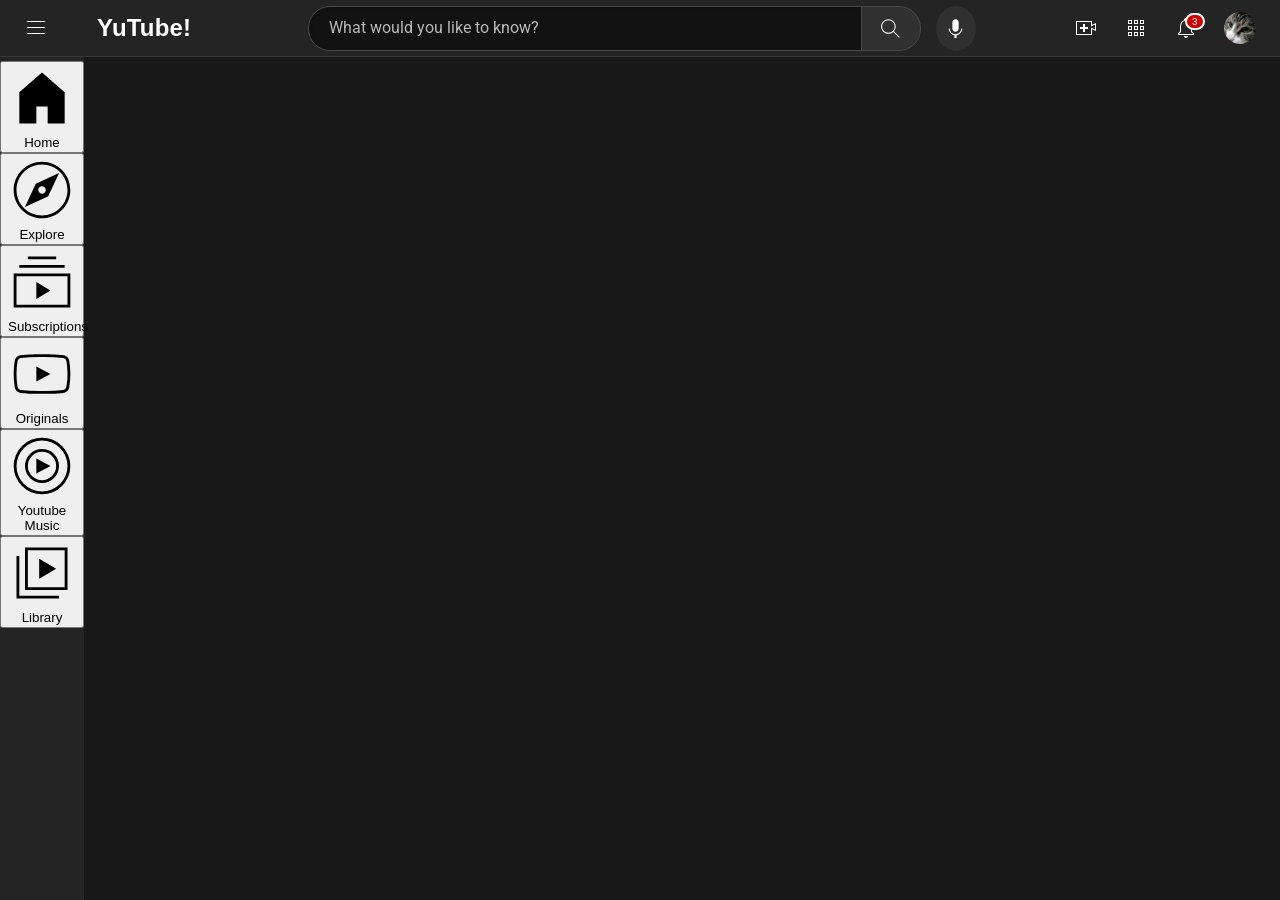
<file: portfolio/project-2.html>
<!DOCTYPE html>
<html lang="en">
    <head>
        <meta charset="UTF-8">
        <meta name="viewport" content="width=device-width, initial-scale=1.0">
        <title>Project 2 | Andy Yu</title>
        <link rel="preconnect" href="https://fonts.googleapis.com">
        <link rel="preconnect" href="https://fonts.gstatic.com" crossorigin>
        <link href="https://fonts.googleapis.com/css2?family=Roboto:wght@400;500;700&display=swap" rel="stylesheet">
        <link rel="stylesheet" href="style.css">
        <script src="js/dropdown.js" defer></script>
    </head>
    <body>
        <header class="header">
            <div class="left-section">
                <img class="hamburger" src="icons/hamburger-menu.svg" alt="Menu">
                <span class="logo-wordmark">YuTube!</span>
            </div>
            <div class="middle-section">
                <div class="search-menu">
                    <input class="search-bar" type="text" placeholder="What would you like to know?" aria-label="Open video menu">
                    <button class="search-button tooltip-container" aria-label="Open video menu">
                        <img class="search-icon" src="icons/search.svg" alt="">
                        <span class="tooltip">Videos</span>
                    </button>
                    <div class="search-dropdown">
                        <a href="aboutme.html">Option 1</a>
                        <a href="project-1.html">Option 2</a>
                        <a href="project-2.html">Option 3</a>
                        <a href="resume.html">Option 4</a>
                        <a href="skills.html">Option 5</a>
                        <a href="project-3.html">Option 6</a>
                        <a href="process.html">Option 7</a>
                        <a href="experience.html">Option 8</a>
                        <p id="noresults">No results found! I'm not that advanced yet...</p>
                    </div>
                </div>
                <button class="voice-search-button tooltip-container" aria-label="Search with your voice">
                    <img class="voice-search-icon" src="icons/voice-search-icon.svg" alt="">
                    <span class="tooltip">Search with your voice</span>
                </button>
            </div>
            <div class="right-section">
                <div class="tooltip-container"><img class="right-icon" src="icons/upload.svg" alt="Create"><span class="tooltip">Create</span></div>
                <div class="tooltip-container"><img class="right-icon" src="icons/youtube-apps.svg" alt="YouTube apps"><span class="tooltip">YouTube apps</span></div>
                <div class="tooltip-container"><img class="right-icon" src="icons/notifications.svg" alt="Notifications"><div class="notification-count">3</div><span class="tooltip">Notifications</span></div>
                <img class="user-profile" src="profiles/channel-user.jpeg" alt="User profile">
            </div>
        </header>
        <aside class="sidebar">
            <button type="button" onclick="location.href='home.html'"><img src="icons/home.svg" alt=""><p>Home</p></button>
            <button type="button" onclick="location.href='explore.html'"><img src="icons/explore.svg" alt=""><p>Explore</p></button>
            <button><img src="icons/subscriptions.svg" alt=""><p>Subscriptions</p></button>
            <button><img src="icons/originals.svg" alt=""><p>Originals</p></button>
            <button><img src="icons/youtube-music.svg" alt=""><p>Youtube Music</p></button>
            <button><img src="icons/library.svg" alt=""><p>Library</p></button>
        </aside>
        <main aria-label="Project 2"></main>
    </body>
</html>
</file>
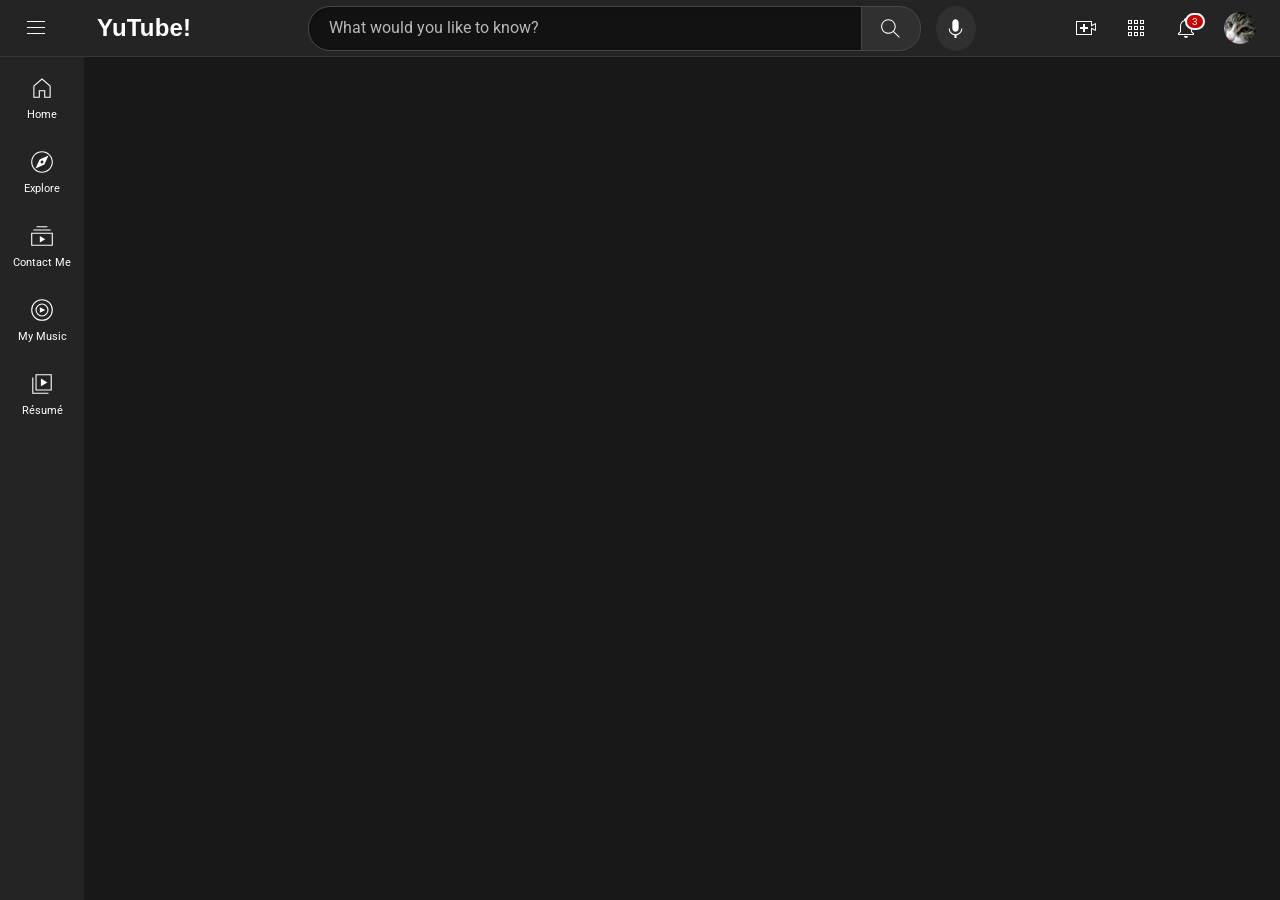
<file: portfolio/project-3.html>
<!DOCTYPE html>
<html lang="en">
    <head>
        <meta charset="UTF-8">
        <meta name="viewport" content="width=device-width, initial-scale=1.0">
        <title>Project 3 | Andy Yu</title>
        <link rel="preconnect" href="https://fonts.googleapis.com">
        <link rel="preconnect" href="https://fonts.gstatic.com" crossorigin>
        <link href="https://fonts.googleapis.com/css2?family=Roboto:wght@400;500;700&display=swap" rel="stylesheet">
        <link rel="stylesheet" href="style.css">
        <script src="js/dropdown.js" defer></script>
        <script src="js/icon-inversion.js" defer></script>
        <script src="js/voicetotext.js" defer></script>
    </head>
    <body>
        <header class="header">
            <div class="left-section">
                <img class="hamburger" src="icons/hamburger-menu.svg" alt="Menu">
                <span class="logo-wordmark">YuTube!</span>
            </div>
            <div class="middle-section">
                <div class="search-menu">
                    <input class="search-bar" type="text" placeholder="What would you like to know?" aria-label="Open video menu">
                    <button class="search-button tooltip-container" aria-label="Open video menu">
                        <img class="search-icon" src="icons/search.svg" alt="">
                        <span class="tooltip">Videos</span>
                    </button>
                    <div class="search-dropdown">
                        <a href="contact-me.html">Option 1</a>
                        <a href="project-1.html">Option 2</a>
                        <a href="project-2.html">Option 3</a>
                        <a href="resume.html">Option 4</a>
                        <a href="my-music.html">Option 5</a>
                        <a href="project-3.html">Option 6</a>
                        <a href="process.html">Option 7</a>
                        <a href="experience.html">Option 8</a>
                        <p id="noresults">No results found! I'm not that advanced yet...</p>
                    </div>
                </div>
                <button class="voice-search-button tooltip-container" type="button" aria-label="Search with your voice" aria-pressed="false">
                    <img class="voice-search-icon" src="icons/voice-search-icon.svg" alt="">
                    <span class="tooltip">Search with your voice</span>
                </button>
            </div>
            <div class="right-section">
                <div class="tooltip-container"><img class="right-icon" src="icons/upload.svg" alt="Create"><span class="tooltip">Create</span></div>
                <div class="tooltip-container"><img class="right-icon" src="icons/youtube-apps.svg" alt="YouTube apps"><span class="tooltip">YouTube apps</span></div>
                <div class="tooltip-container"><img class="right-icon" src="icons/notifications.svg" alt="Notifications"><div class="notification-count">3</div><span class="tooltip">Notifications</span></div>
                <img class="user-profile" src="profiles/channel-user.jpeg" alt="User profile">
            </div>
        </header>
        <aside class="sidebar">
            <a href="home.html"><img class="sidebar-icon" src="icons/home.svg" alt=""><p>Home</p></a>
            <a href="explore.html"><img class="sidebar-icon" src="icons/explore.svg" alt=""><p>Explore</p></a>
            <a href="contact-me.html"><img class="sidebar-icon" src="icons/subscriptions.svg" alt=""><p>Contact Me</p></a>
            <a href="my-music.html"><img class="sidebar-icon" src="icons/youtube-music.svg" alt=""><p>My Music</p></a>
            <a href="resume.html"><img class="sidebar-icon" src="icons/library.svg" alt=""><p>R&eacute;sum&eacute;</p></a>
        </aside>
        <main aria-label="Project 3"></main>
    </body>
</html>
</file>
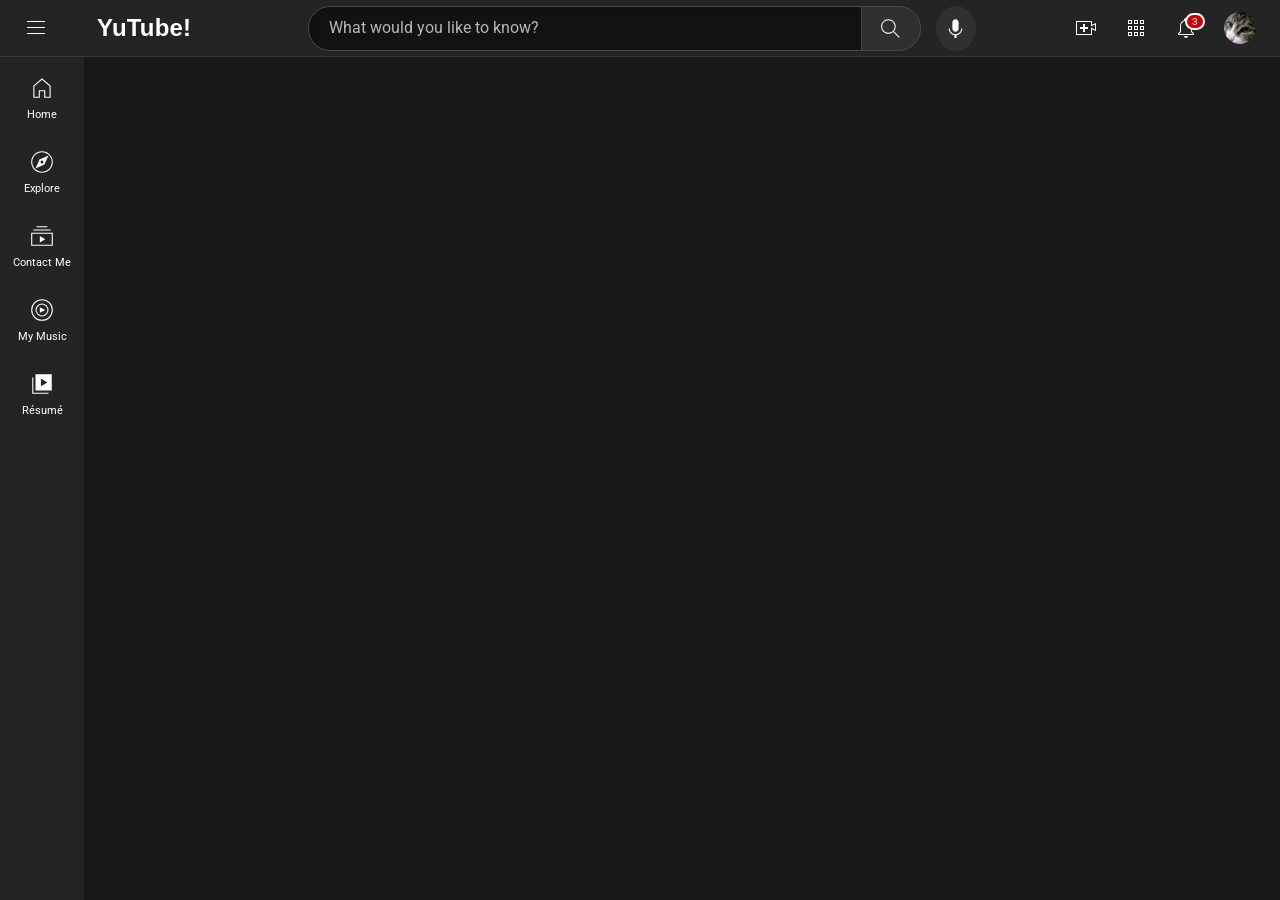
<file: portfolio/resume.html>
<!DOCTYPE html>
<html lang="en">
    <head>
        <meta charset="UTF-8">
        <meta name="viewport" content="width=device-width, initial-scale=1.0">
        <title>Resume | Andy Yu</title>
        <link rel="preconnect" href="https://fonts.googleapis.com">
        <link rel="preconnect" href="https://fonts.gstatic.com" crossorigin>
        <link href="https://fonts.googleapis.com/css2?family=Roboto:wght@400;500;700&display=swap" rel="stylesheet">
        <link rel="stylesheet" href="style.css">
        <script src="js/dropdown.js" defer></script>
        <script src="js/icon-inversion.js" defer></script>
        <script src="js/voicetotext.js" defer></script>
    </head>
    <body>
        <header class="header">
            <div class="left-section">
                <img class="hamburger" src="icons/hamburger-menu.svg" alt="Menu">
                <span class="logo-wordmark">YuTube!</span>
            </div>
            <div class="middle-section">
                <div class="search-menu">
                    <input class="search-bar" type="text" placeholder="What would you like to know?" aria-label="Open video menu">
                    <button class="search-button tooltip-container" aria-label="Open video menu">
                        <img class="search-icon" src="icons/search.svg" alt="">
                        <span class="tooltip">Videos</span>
                    </button>
                    <div class="search-dropdown">
                        <a href="contact-me.html">Option 1</a>
                        <a href="project-1.html">Option 2</a>
                        <a href="project-2.html">Option 3</a>
                        <a href="resume.html">Option 4</a>
                        <a href="my-music.html">Option 5</a>
                        <a href="project-3.html">Option 6</a>
                        <a href="process.html">Option 7</a>
                        <a href="experience.html">Option 8</a>
                        <p id="noresults">No results found! I'm not that advanced yet...</p>
                    </div>
                </div>
                <button class="voice-search-button tooltip-container" type="button" aria-label="Search with your voice" aria-pressed="false">
                    <img class="voice-search-icon" src="icons/voice-search-icon.svg" alt="">
                    <span class="tooltip">Search with your voice</span>
                </button>
            </div>
            <div class="right-section">
                <div class="tooltip-container"><img class="right-icon" src="icons/upload.svg" alt="Create"><span class="tooltip">Create</span></div>
                <div class="tooltip-container"><img class="right-icon" src="icons/youtube-apps.svg" alt="YouTube apps"><span class="tooltip">YouTube apps</span></div>
                <div class="tooltip-container"><img class="right-icon" src="icons/notifications.svg" alt="Notifications"><div class="notification-count">3</div><span class="tooltip">Notifications</span></div>
                <img class="user-profile" src="profiles/channel-user.jpeg" alt="User profile">
            </div>
        </header>
        <aside class="sidebar">
            <a href="home.html"><img class="sidebar-icon" src="icons/home.svg" alt=""><p>Home</p></a>
            <a href="explore.html"><img class="sidebar-icon" src="icons/explore.svg" alt=""><p>Explore</p></a>
            <a href="contact-me.html"><img class="sidebar-icon" src="icons/subscriptions.svg" alt=""><p>Contact Me</p></a>
            <a href="my-music.html"><img class="sidebar-icon" src="icons/youtube-music.svg" alt=""><p>My Music</p></a>
            <a href="resume.html"><img class="sidebar-icon" src="icons/library.svg" alt=""><p>R&eacute;sum&eacute;</p></a>
        </aside>
        <main aria-label="Resume"></main>
    </body>
</html>
</file>
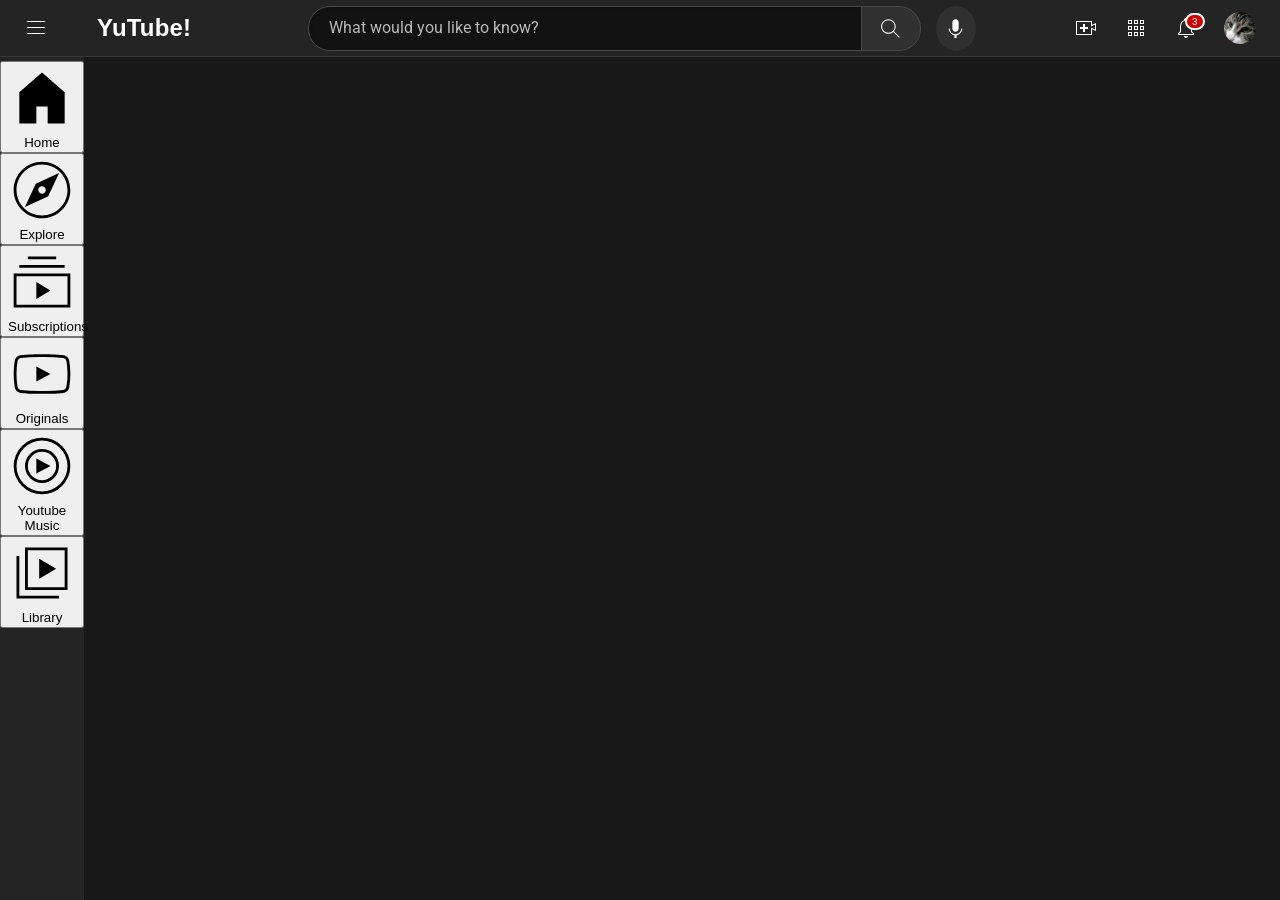
<file: portfolio/skills.html>
<!DOCTYPE html>
<html lang="en">
    <head>
        <meta charset="UTF-8">
        <meta name="viewport" content="width=device-width, initial-scale=1.0">
        <title>Skills | Andy Yu</title>
        <link rel="preconnect" href="https://fonts.googleapis.com">
        <link rel="preconnect" href="https://fonts.gstatic.com" crossorigin>
        <link href="https://fonts.googleapis.com/css2?family=Roboto:wght@400;500;700&display=swap" rel="stylesheet">
        <link rel="stylesheet" href="style.css">
        <script src="js/dropdown.js" defer></script>
    </head>
    <body>
        <header class="header">
            <div class="left-section">
                <img class="hamburger" src="icons/hamburger-menu.svg" alt="Menu">
                <span class="logo-wordmark">YuTube!</span>
            </div>
            <div class="middle-section">
                <div class="search-menu">
                    <input class="search-bar" type="text" placeholder="What would you like to know?" aria-label="Open video menu">
                    <button class="search-button tooltip-container" aria-label="Open video menu">
                        <img class="search-icon" src="icons/search.svg" alt="">
                        <span class="tooltip">Videos</span>
                    </button>
                    <div class="search-dropdown">
                        <a href="aboutme.html">Option 1</a>
                        <a href="project-1.html">Option 2</a>
                        <a href="project-2.html">Option 3</a>
                        <a href="resume.html">Option 4</a>
                        <a href="skills.html">Option 5</a>
                        <a href="project-3.html">Option 6</a>
                        <a href="process.html">Option 7</a>
                        <a href="experience.html">Option 8</a>
                        <p id="noresults">No results found! I'm not that advanced yet...</p>
                    </div>
                </div>
                <button class="voice-search-button tooltip-container" aria-label="Search with your voice">
                    <img class="voice-search-icon" src="icons/voice-search-icon.svg" alt="">
                    <span class="tooltip">Search with your voice</span>
                </button>
            </div>
            <div class="right-section">
                <div class="tooltip-container"><img class="right-icon" src="icons/upload.svg" alt="Create"><span class="tooltip">Create</span></div>
                <div class="tooltip-container"><img class="right-icon" src="icons/youtube-apps.svg" alt="YouTube apps"><span class="tooltip">YouTube apps</span></div>
                <div class="tooltip-container"><img class="right-icon" src="icons/notifications.svg" alt="Notifications"><div class="notification-count">3</div><span class="tooltip">Notifications</span></div>
                <img class="user-profile" src="profiles/channel-user.jpeg" alt="User profile">
            </div>
        </header>
        <aside class="sidebar">
            <button type="button" onclick="location.href='home.html'"><img src="icons/home.svg" alt=""><p>Home</p></button>
            <button type="button" onclick="location.href='explore.html'"><img src="icons/explore.svg" alt=""><p>Explore</p></button>
            <button><img src="icons/subscriptions.svg" alt=""><p>Subscriptions</p></button>
            <button><img src="icons/originals.svg" alt=""><p>Originals</p></button>
            <button><img src="icons/youtube-music.svg" alt=""><p>Youtube Music</p></button>
            <button><img src="icons/library.svg" alt=""><p>Library</p></button>
        </aside>
        <main aria-label="Skills"></main>
    </body>
</html>
</file>
<file: portfolio/style.css>
@font-face {
    font-family: "Trade Gothic Bold Condensed No. 20";
    src: url("https://c.webfontfree.com/Code/WOFF2/41/07/410795b1606b847c744029f7bbd0c194.woff2") format("woff2");
    font-weight: 700;
    font-style: normal;
    font-display: swap;
}

* {
    box-sizing: border-box;
}

body {
    font-family: "Roboto", Arial, sans-serif;
    margin: 0;
    color: white;
    background-color: #181818;
    padding-top: 77px;
    padding-left: 84px;
}

p {
    margin: 0;
}

.header {
    height: 57px;
    display: flex;
    justify-content: space-between;
    align-items: center;
    border-bottom: 0.5px solid #383838;
    position: fixed;
    top: 0;
    right: 0;
    left: 0;
    background-color: #242424;
    z-index: 200;
}

.left-section {
    display: flex;
    align-items: center;
    flex-shrink: 0;
}

.middle-section {
    display: flex;
    align-items: center;
    flex: 1;
    min-width: 0;
    max-width: 680px;
    margin-left: 70px;
    margin-right: 35px;
}

.search-menu {
    position: relative;
    display: flex;
    flex: 1;
    min-width: 0;
}

.search-dropdown {
    display: none;
    position: absolute;
    top: 50px;
    left: 12px;
    right: 60px;
    overflow: hidden;
    background-color: #121212;
    border: 1px solid #484848;
    border-radius: 12px;
    padding: 8px 0;
    box-shadow: 0 4px 10px rgba(0, 0, 0, 0.35);
}

.search-menu:focus-within .search-dropdown {
    display: block;
}

.search-dropdown a {
    display: block;
    padding: 12px 16px;
    color: white;
    text-decoration: none;
}

.search-dropdown a:hover,
.search-dropdown a:focus {
    background-color: #303030;
    outline: none;
}

.right-section {
    width: 182px;
    margin-left: 29px;
    margin-right: 24px;
    display: flex;
    align-items: center;
    justify-content: space-between;
    flex-shrink: 0;
}

.right-icon {
    height: 24px;
    cursor: pointer;
}

.header img:not(.user-profile),
.sidebar a img {
    filter: invert(1);
}

.tooltip-container {
    position: relative;
    display: flex;
    justify-content: center;
    align-items: center;
}

.tooltip {
    position: absolute;
    bottom: -50px;
    padding: 8px;
    border-radius: 2px;
    color: white;
    background-color: rgba(96, 96, 96, 0.9);
    font-family: "Roboto", Arial, sans-serif;
    font-size: 12px;
    font-weight: 400;
    white-space: nowrap;
    opacity: 0;
    transition: opacity 0.15s;
    pointer-events: none;
}

.tooltip-container:hover .tooltip {
    opacity: 1;
}

.notification-count {
    position: absolute;
    top: -3px;
    right: -7px;
    padding: 1.5px 5px;
    border: 2px solid white;
    border-radius: 20px;
    color: white;
    background-color: rgb(204, 0, 0);
    font-size: 10px;
    line-height: 1;
    pointer-events: none;
}

.user-profile {
    width: 32px;
    height: 32px;
    border-radius: 50%;
    object-fit: cover;
    cursor: pointer;
}

.search-bar {
    flex: 1;
    width: 0;
    min-width: 0;
    font-size: 15.5px;
    height: 45px;
    margin-left: 12px;
    padding-left: 20px;
    color: white;
    background-color: #121212;
    border: 1px solid #484848;
    border-radius: 22px 0 0 22px;
    box-shadow: inset 1px 2px 5px rgba(0, 0, 0, 0.05);
}

.search-bar::placeholder {
    font-family: "Roboto", Arial, sans-serif;
    font-size: 15.5px;
    color: white;
    opacity: 0.7;
}

.search-icon {
    height: 25px;
}

.video-grid {
    display: grid;
    grid-template-columns: 1fr 1fr;
    column-gap: 16px;
    row-gap: 40px;
    padding: 20px;
}

.intro-banner {
    display: grid;
    grid-template-columns: 35% 65%;
    height: 280px;
    margin: 20px;
    overflow: hidden;
    background-color: #242424;
    border-radius: 16px;
}

.intro-photo {
    display: flex;
    justify-content: center;
    align-items: flex-end;
    min-width: 0;
    overflow: hidden;
}

.intro-photo img {
    width: 100%;
    height: 100%;
    object-fit: cover;
    object-position: center 50%;
}

.intro-copy {
    display: flex;
    flex-direction: column;
    justify-content: center;
    padding: 24px 48px;
}

.intro-copy h2 {
    margin: 0 0 6px;
    font-size: 42px;
}

.intro-copy h3 {
    margin: 0 0 14px;
    color: #9a9a9a;
    font-size: 18px;
    font-weight: 400;
}

.intro-copy p,
.game-copy p {
    max-width: 855px;
    font-size: 16px;
    line-height: 1.45;
    color: #d0d0d0;
}

.intro-copy p + p {
    margin-top: 10px;
}

.intro-copy a {
    color: #ff9f43;
}

.cat-game-section {
    display: grid;
    grid-template-columns: minmax(220px, 2fr) minmax(0, 3fr);
    gap: 18px;
    margin: 20px;
    padding: 0;
    overflow: hidden;
    background: linear-gradient(145deg, #242424, #1e1e1e);
    border-radius: 16px;
}

.game-copy {
    display: flex;
    flex-direction: column;
    justify-content: center;
    min-width: 0;
    padding: 22px;
}

.game-shell {
    position: relative;
    width: 100%;
    max-width: 900px;
    aspect-ratio: 1080 / 320;
    margin-left: auto;
    overflow: hidden;
    border-radius: 0;
    background: #f7f7f7;
}

#cat-game {
    display: block;
    width: 100%;
    height: 100%;
    image-rendering: pixelated;
    touch-action: manipulation;
}

.game-stats {
    position: absolute;
    z-index: 2;
    top: 14px;
    right: 18px;
    left: 18px;
    display: flex;
    gap: 22px;
    color: #263238;
    font-size: 13px;
    text-transform: uppercase;
    letter-spacing: 1px;
}

.game-message {
    position: absolute;
    z-index: 3;
    inset: 0;
    display: flex;
    flex-direction: column;
    justify-content: center;
    align-items: center;
    gap: 14px;
    pointer-events: none;
}

.game-message.hidden,
.game-panel-label.hidden {
    display: none;
}

.game-panel-label {
    display: block;
    width: auto;
    height: 11px;
    image-rendering: pixelated;
}

.game-action-button {
    width: 36px;
    height: 32px;
    margin: 0;
    padding: 0;
    border: 0;
    background: transparent;
    cursor: pointer;
    pointer-events: auto;
}

.game-action-button img {
    display: block;
    width: 36px;
    height: 32px;
    image-rendering: pixelated;
}

.game-action-button:focus-visible {
    outline: 2px solid #535353;
    outline-offset: 4px;
}

.game-controls {
    position: absolute;
    right: 12px;
    bottom: 12px;
    left: 12px;
    display: none;
    justify-content: center;
    gap: 12px;
}

.game-controls button {
    min-width: 108px;
    padding: 11px 18px;
    border: 0;
    border-radius: 999px;
    color: white;
    background: rgba(38, 50, 56, .82);
    font: 700 14px "Roboto", Arial, sans-serif;
    white-space: nowrap;
    cursor: pointer;
}

.game-controls button:hover {
    background: #ff8358;
}

@media (pointer: coarse), (max-width: 700px) {
    .game-controls {
        display: flex;
    }
}

@media (min-width: 851px) {
    body.home-page {
        overflow: hidden;
    }

    .home-content {
        display: grid;
        grid-template-rows: minmax(0, 1.85fr) minmax(0, 1fr);
        gap: 20px;
        height: calc(100vh - 77px);
        padding: 20px;
    }

    .home-content .intro-banner,
    .home-content .cat-game-section {
        min-height: 0;
        height: auto;
        margin: 0;
    }

    .home-content .cat-game-section {
        overflow: hidden;
    }

    .home-content .game-shell {
        align-self: center;
        justify-self: end;
        width: 100%;
        max-width: 100%;
        height: 100%;
        max-height: 100%;
        aspect-ratio: auto;
    }

    .home-content #cat-game {
        width: 100%;
        height: 100%;
    }
}

@media (max-width: 850px) {
    .cat-game-section {
        grid-template-columns: 1fr;
    }

    .game-shell {
        max-width: none;
    }

    .intro-banner {
        grid-template-columns: 1fr;
        height: auto;
    }

    .intro-photo {
        height: 280px;
    }

    .intro-copy {
        padding: 40px 28px;
    }

    .intro-copy h2 {
        font-size: 36px;
    }
}

@media (min-width: 851px) and (max-width: 1100px) {
    .intro-copy {
        padding: 18px 32px;
    }

    .intro-copy h2 {
        font-size: 36px;
    }

    .intro-copy h3 {
        margin-bottom: 10px;
        font-size: 16px;
    }

    .intro-copy p,
    .game-copy p {
        font-size: 15px;
        line-height: 1.4;
    }

    .intro-copy p + p {
        margin-top: 8px;
    }
}

@media (max-width: 700px) {
    .cat-game-section {
        margin: 12px;
        padding: 0;
    }

    .game-copy {
        padding: 24px;
    }
}

@media (min-width: 870px) and (max-width: 1124px) {
    .video-grid {
        grid-template-columns: 1fr 1fr 1fr;
    }
}

@media (min-width: 1125px) {
    .video-grid {
        grid-template-columns: 1fr 1fr 1fr 1fr;
    }
}

.video-link {
    display: block;
    min-width: 0;
    color: inherit;
    text-decoration: none;
}

.thumbnail-row {
    margin-bottom: 12px;
    position: relative;
}

.thumbnail {
    display: block;
    width: 100%;
}

.video-time {
    position: absolute;
    right: 4px;
    bottom: 4px;
    padding: 4px;
    border-radius: 2px;
    color: white;
    background-color: rgba(0, 0, 0, 0.9);
    font-size: 12px;
    font-weight: 500;
}

.video-info-grid {
    display: grid;
    grid-template-columns: 50px 1fr;
}

.profilepic {
    width: 40px;
    border-radius: 50%;
}

.video-title {
    margin-bottom: 12px;
    font-size: 14px;
    font-weight: 500;
    line-height: 20px;
}

.video-author,
.video-stats {
    font-size: 12px;
}

.video-author {
    margin-bottom: 4px;
}

.hamburger {
    height: 24px;
    margin-left: 24px;
    margin-right: 24px;
}

.logo-wordmark {
    color: white;
    font-family: "Trade Gothic Bold Condensed No. 20", "Arial Narrow", sans-serif;
    font-size: 24px;
    font-weight: 700;
    line-height: 20px;
    letter-spacing: 0.2px;
    white-space: nowrap;
    margin-left: 25px;
}

.search-button {
    height: 45px;
    width: 60px;
    background-color: #303030;
    border: 1px solid #484848;
    border-radius: 0 22px 22px 0;
    margin-left: -1px;
    cursor: pointer;
}

.voice-search-button {
    height: 45px;
    width: 40px;
    margin-left: 15px;
    border: none;
    cursor: pointer;
    background-color: #303030;
    border-radius: 50%;
}

.voice-search-button.is-listening {
    background-color: rgb(204, 0, 0);
}

.voice-search-button:focus-visible {
    outline: 2px solid white;
    outline-offset: 2px;
}

.voice-search-button:disabled {
    cursor: not-allowed;
    opacity: 0.5;
}

.voice-search-icon {
    height: 25px;
}

.search-bar:focus {
    border-color: blue;
    outline: 1px solid rgb(31, 92, 198);
    outline-offset: -1px;
    position: relative;
}

.sidebar {
    background-color: #242424;
    position: fixed;
    top: 57px;
    bottom: 0;
    left: 0;
    width: 84px;
    padding-top: 4px;
    display: flex;
    flex-direction: column;
    z-index: 200;
}

.sidebar a {
    width: 100%;
    height: 74px;
    padding: 0;
    border: none;
    cursor: pointer;
    color: white;
    background-color: #242424;
    text-decoration: none;
    display: flex;
    flex-direction: column;
    justify-content: center;
    align-items: center;
    font-family: "Roboto", Arial, sans-serif;
}

.sidebar a:hover {
    background-color: #383838;
}
.sidebar a:focus-visible {
    outline: 2px solid white;
    outline-offset: -2px;
}

.sidebar a p {
    font-size: 10.5px;
    white-space: nowrap;
}

.sidebar a img {
    height: 26px;
    margin-bottom: 6.5px;
}
</file>
